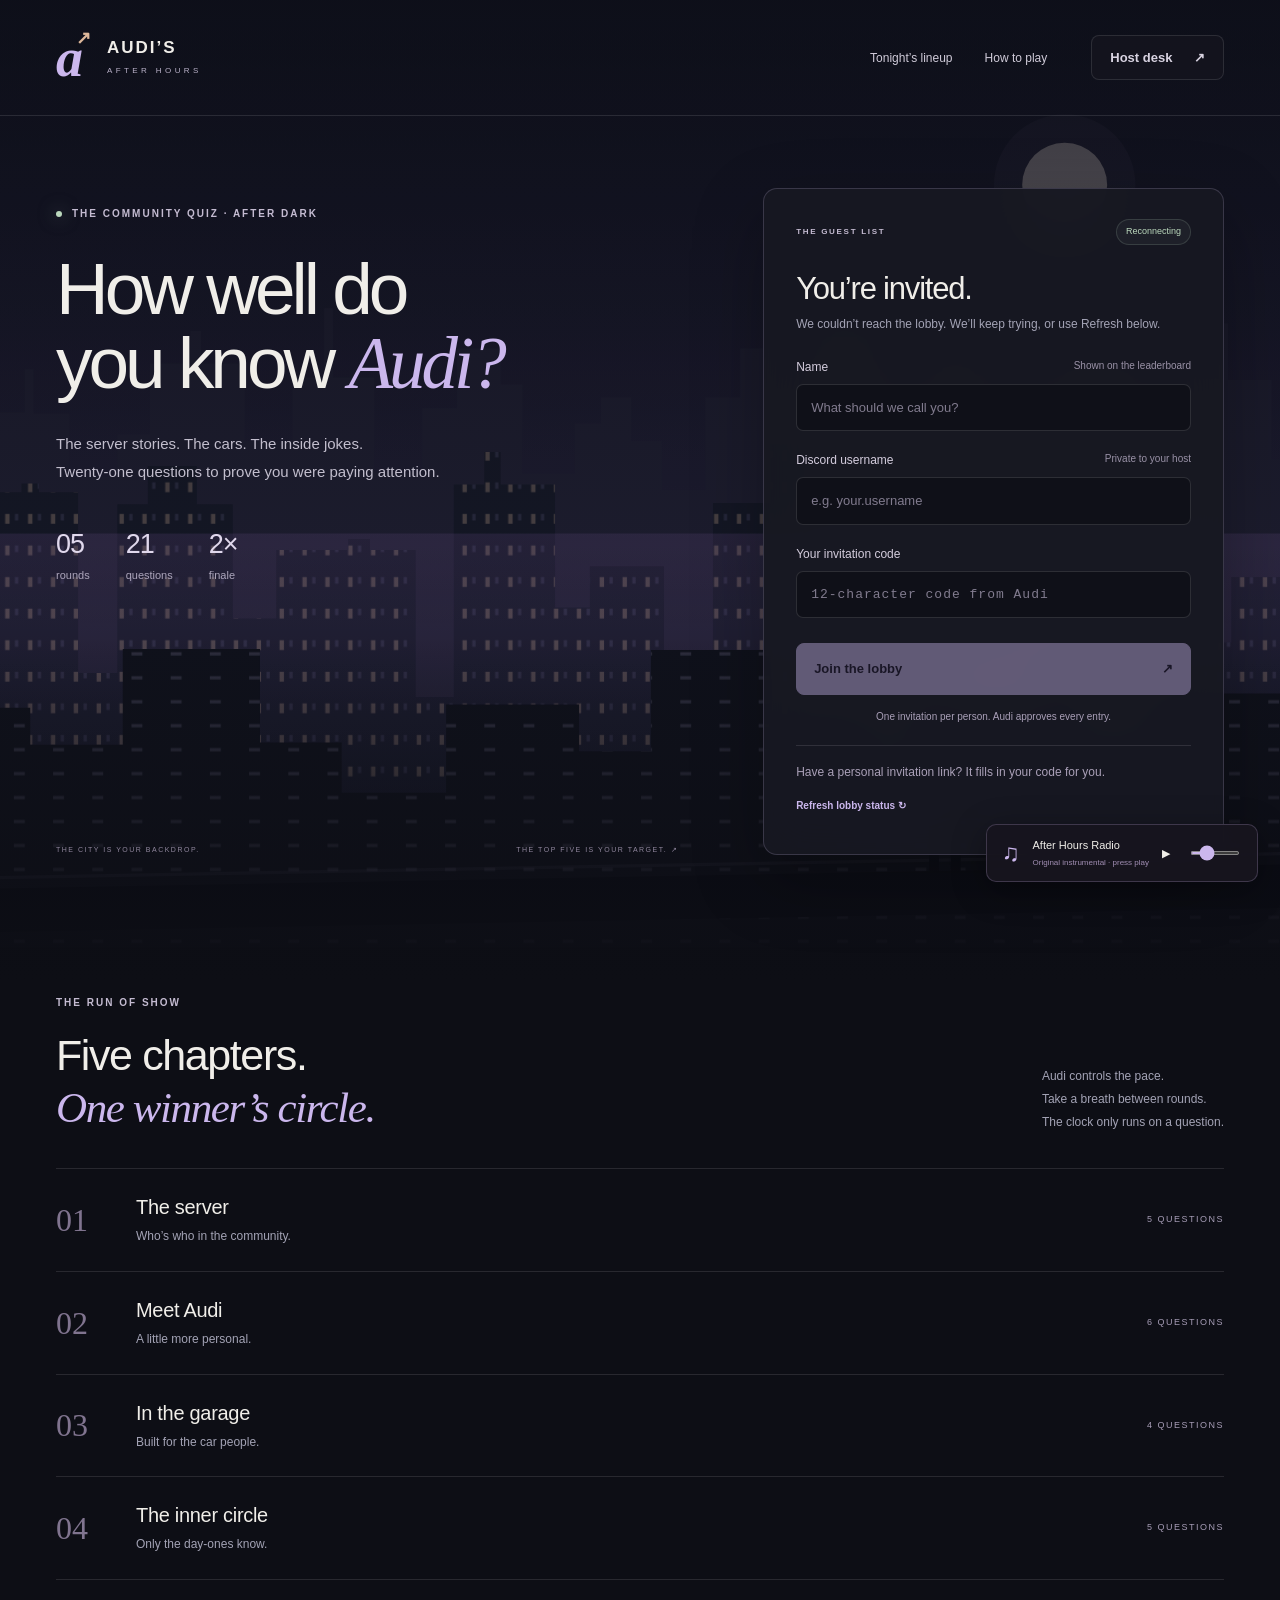
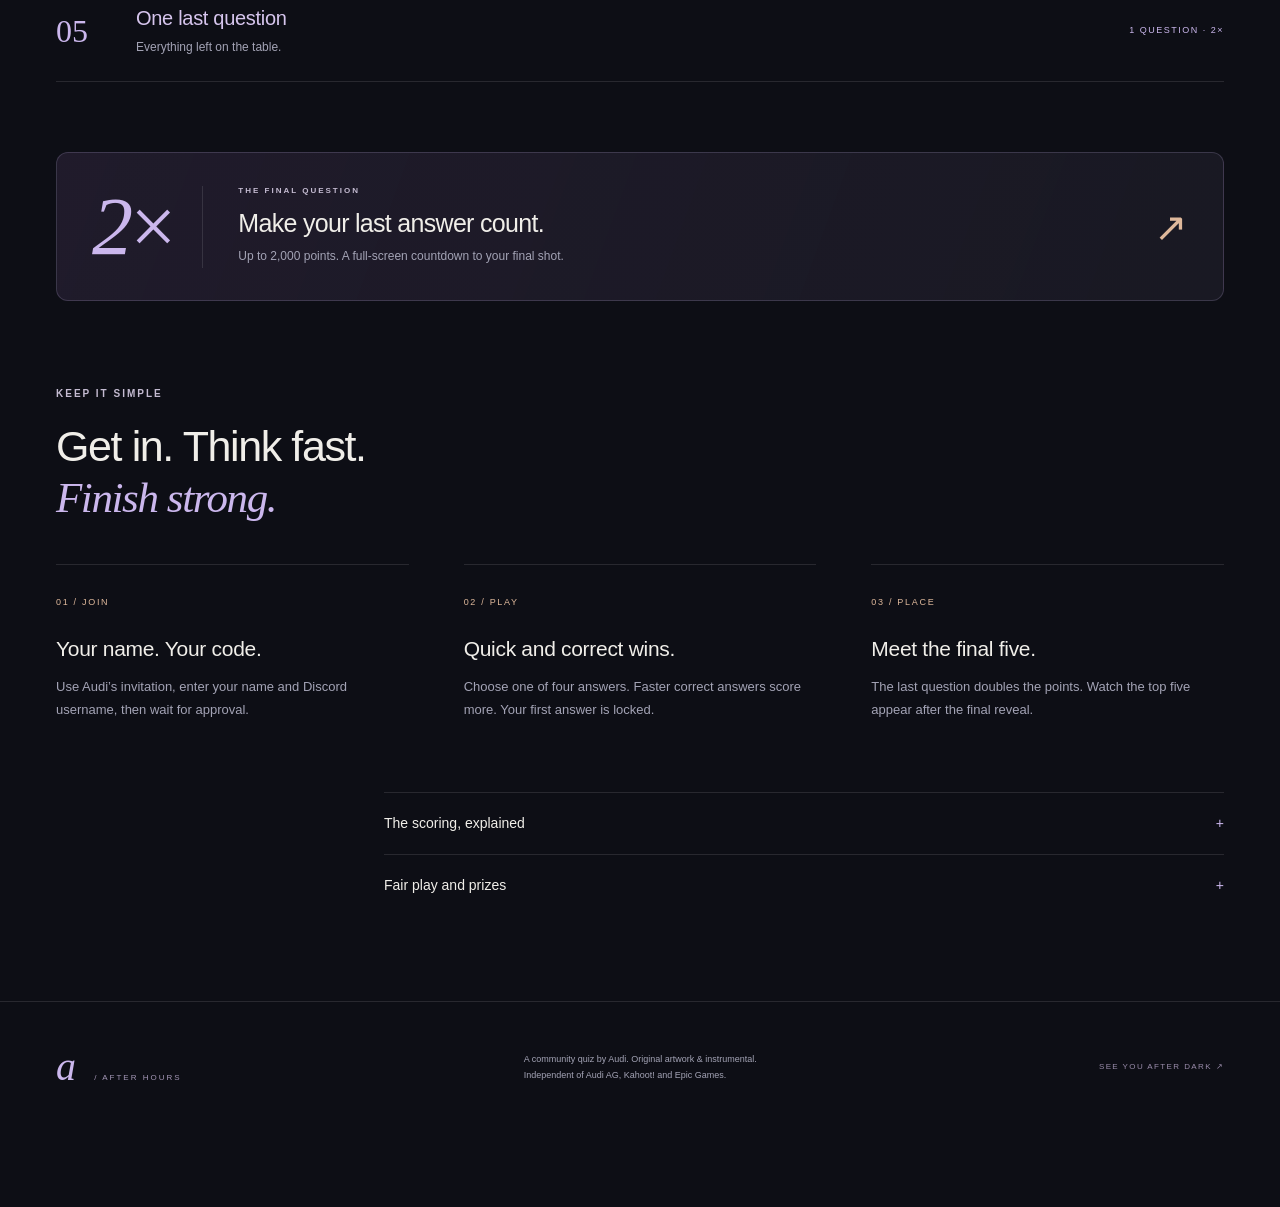
<file: docs/index.html>
<!doctype html>
<html lang="en"><head><meta charset="utf-8"><meta name="viewport" content="width=device-width,initial-scale=1"><meta name="color-scheme" content="dark"><meta name="referrer" content="no-referrer"><meta http-equiv="Content-Security-Policy" content="default-src 'self'; script-src 'self'; style-src 'self' 'unsafe-inline'; img-src 'self' data:; connect-src https://final-round-api.trickfn16.workers.dev http://localhost:*; base-uri 'self'; form-action 'self'; object-src 'none'"><meta name="description" content="Audi’s After Hours. Five rounds, 21 questions, and one double-points finale. Join the live quiz or run the night from your host desk."><title>Audi’s After Hours · The live quiz</title><link rel="stylesheet" href="./style.css?v=audi-1"></head>
<body data-mode="player" data-base="./"><div class="city-backdrop" aria-hidden="true"><svg viewBox="0 0 1600 900" preserveAspectRatio="xMidYMid slice"><defs><linearGradient id="sky" x2="0" y2="1"><stop stop-color="#101326"/><stop offset=".57" stop-color="#26233d"/><stop offset="1" stop-color="#75566b"/></linearGradient><linearGradient id="fog" x2="0" y2="1"><stop stop-color="#ac79d9" stop-opacity=".18"/><stop offset="1" stop-color="#0b0d16" stop-opacity="0"/></linearGradient><pattern id="windows" width="21" height="29" patternUnits="userSpaceOnUse"><rect width="4" height="9" x="7" y="8" fill="#d5b49a" opacity=".4"/><rect width="3" height="6" x="16" y="8" fill="#9f96d0" opacity=".2"/></pattern><pattern id="grid" width="36" height="22" patternUnits="userSpaceOnUse"><rect x="9" y="5" width="10" height="3" fill="#b8add8" opacity=".24"/></pattern><filter id="glow"><feGaussianBlur stdDeviation="3"/></filter></defs><rect width="1600" height="900" fill="url(#sky)"/><circle cx="1190" cy="170" r="39" fill="#ded5cf" opacity=".64"/><circle cx="1190" cy="170" r="65" fill="#e5c4f0" opacity=".055"/><path d="M0 [base64]" fill="#24243a"/><path d="M0 [base64]" fill="#171b2c"/><path d="M0 [base64]" fill="url(#windows)"/><rect x="0" y="490" width="1600" height="410" fill="url(#fog)"/><path d="M0 713H100V650H240V684H325V596H451V682H526V728H622V647H744V690H810V597H921V667H1001V748H1066V618H1189V694H1275V637H1393V726H1471V666H1600V900H0Z" fill="#10131e"/><path d="M0 713H100V650H240V684H325V596H451V682H526V728H622V647H744V690H810V597H921V667H1001V748H1066V618H1189V694H1275V637H1393V726H1471V666H1600V900H0Z" fill="url(#grid)"/><path d="M0 810L1600 780" stroke="#b0a0cf" stroke-opacity=".13" stroke-width="3"/><path d="M0 840L1600 810" stroke="#060811" stroke-width="40"/><path d="M1070 620V800M1090 620V800M1070 646H1190" stroke="#080b13" stroke-width="9"/><rect x="1080" y="615" width="89" height="35" rx="2" fill="#282039"/><text x="1124" y="638" text-anchor="middle" font-size="15" letter-spacing="4" fill="#e8b9d1" font-family="monospace">AFTER</text><rect x="1081" y="617" width="86" height="32" fill="none" stroke="#e6a2c9" stroke-opacity=".5"/><rect x="1081" y="617" width="86" height="32" fill="none" stroke="#e6a2c9" filter="url(#glow)"/><path d="M0 870H1600V900H0Z" fill="#080a10"/></svg></div>

<header><a class="brand" href="./audi/" aria-label="Audi’s After Hours home"><span class="brand-mark">a<span>↗</span></span><span>AUDI’S<small>AFTER HOURS</small></span></a><nav aria-label="Main navigation"><a href="#lineup">Tonight’s lineup</a><a href="#how">How to play</a></nav><button id="hostToggle" class="quiet">Host desk <span>↗</span></button></header>
<main><section id="landing"><div class="hero"><div class="intro"><div class="eyebrow"><i></i> THE COMMUNITY QUIZ · AFTER DARK</div><h1>How well do<br>you know <em>Audi?</em></h1><p class="lede">The server stories. The cars. The inside jokes.<br>Twenty-one questions to prove you were paying attention.</p><div class="hero-meta"><span><strong>05</strong> rounds</span><span><strong>21</strong> questions</span><span><strong>2×</strong> finale</span></div><div class="skyline-caption"><span>THE CITY IS YOUR BACKDROP.</span><span>THE TOP FIVE IS YOUR TARGET. ↗</span></div></div>
<div class="joincard" id="join"><div class="cardtop"><span class="eyebrow">THE GUEST LIST</span><span id="lobbyBadge" class="status-pill">Checking lobby</span></div><h2>You’re invited.</h2><p id="lobbyMessage">Finding Audi’s latest lobby…</p><form id="joinForm"><div class="join-fields"><label for="name">Name <span>Shown on the leaderboard</span></label><input id="name" placeholder="What should we call you?" minlength="2" maxlength="24" required autocomplete="nickname"><label for="discord">Discord username <span>Private to your host</span></label><input id="discord" placeholder="e.g. your.username" minlength="2" maxlength="37" required spellcheck="false" autocomplete="off"><label for="entry">Your invitation code</label><input id="entry" placeholder="12-character code from Audi" minlength="12" maxlength="12" required spellcheck="false" autocomplete="off" autocapitalize="characters"></div><input id="pin" type="hidden"><button class="primary full" id="joinButton" disabled>Join the lobby <span>↗</span></button></form><p class="join-foot">One invitation per person. Audi approves every entry.</p><div class="join-divider"></div><p class="quiet-note">Have a personal invitation link? It fills in your code for you.</p><button id="retryLobby" class="text-button">Refresh lobby status ↻</button></div></div>
<section id="lineup" class="lineup"><div class="section-intro"><div><span class="eyebrow">THE RUN OF SHOW</span><h2>Five chapters.<br><em>One winner’s circle.</em></h2></div><p>Audi controls the pace.<br>Take a breath between rounds.<br>The clock only runs on a question.</p></div><div class="chapters"><article class="chapter "><span class="chapter-number">01</span><div><h3>The server</h3><p>Who’s who in the community.</p></div><span class="chapter-count">5 QUESTIONS</span></article><article class="chapter "><span class="chapter-number">02</span><div><h3>Meet Audi</h3><p>A little more personal.</p></div><span class="chapter-count">6 QUESTIONS</span></article><article class="chapter "><span class="chapter-number">03</span><div><h3>In the garage</h3><p>Built for the car people.</p></div><span class="chapter-count">4 QUESTIONS</span></article><article class="chapter "><span class="chapter-number">04</span><div><h3>The inner circle</h3><p>Only the day-ones know.</p></div><span class="chapter-count">5 QUESTIONS</span></article><article class="chapter chapter-final"><span class="chapter-number">05</span><div><h3>One last question</h3><p>Everything left on the table.</p></div><span class="chapter-count">1 QUESTION · 2×</span></article></div></section>
<section class="final-strip"><span class="double">2×</span><div><span class="eyebrow">THE FINAL QUESTION</span><h2>Make your last answer count.</h2><p>Up to 2,000 points. A full-screen countdown to your final shot.</p></div><span class="final-arrow">↗</span></section>
<section id="how" class="how-section"><div class="section-intro"><div><span class="eyebrow">KEEP IT SIMPLE</span><h2>Get in. Think fast.<br><em>Finish strong.</em></h2></div></div><div class="steps"><article><span>01 / JOIN</span><h3>Your name. Your code.</h3><p>Use Audi’s invitation, enter your name and Discord username, then wait for approval.</p></article><article><span>02 / PLAY</span><h3>Quick and correct wins.</h3><p>Choose one of four answers. Faster correct answers score more. Your first answer is locked.</p></article><article><span>03 / PLACE</span><h3>Meet the final five.</h3><p>The last question doubles the points. Watch the top five appear after the final reveal.</p></article></div></section>
<section class="rules"><details><summary>The scoring, explained <span>+</span></summary><p>Correct answers earn 500–1,000 points depending on how quickly the server receives them. The finale doubles that to 1,000–2,000. Wrong or missed answers earn zero. Points = round((1 − elapsed time ÷ time limit ÷ 2) × maximum points). Ties use number correct, then total response time on correct answers. Exact ties stay tied for host review.</p></details><details><summary>Fair play and prizes <span>+</span></summary><p>Answers are shuffled, timings and scores are checked on the server, and invitations are single-use. Outside help and extra devices cannot be fully prevented. Your host announces the prize, eligibility and tie rules before play and handles delivery. Double points does not double the prize. No payment or Epic Games login is required.</p></details></section></section>
<section id="host" hidden><div class="sectionhead"><div><span class="eyebrow">AUDI’S CONTROL ROOM</span><h1>Host the night.</h1><p>Your quiz is saved privately. Open a fresh lobby whenever you’re ready.</p></div><button id="back" class="quiet">Player page ↗</button></div>
<article id="hostLogin" class="login-card panel"><span class="eyebrow">HOST ACCESS</span><h2>Welcome back, Audi.</h2><p>Unlock your desk with your private host key. Save it in your password manager so you can return anytime.</p><form id="unlockForm"><input type="text" name="username" value="Audi" autocomplete="username" class="sr-only" tabindex="-1" aria-label="Host account"><label for="hostKey">Private host key</label><input id="hostKey" name="password" type="password" autocomplete="current-password" placeholder="Your private key" required><button id="unlock" class="primary full">Unlock host desk <span>↗</span></button></form><p class="quiet-note">The player link is public. The host key stays private.</p></article>
<div id="hostDashboard" hidden><div class="desk-grid"><article class="panel desk-main"><div class="cardtop"><span class="eyebrow">YOUR SAVED QUIZ</span><span id="savedBadge" class="status-pill">Ready</span></div><h2>Audi’s After Hours</h2><p id="savedSummary"></p><div class="desk-actions"><button id="launch" class="primary">Open a fresh lobby ↗</button><button id="resume" class="quiet" hidden>Return to current game ↗</button><button id="practice" class="quiet">Try a practice game</button></div><p id="activeSummary" class="quiet-note"></p></article><article class="panel share-panel"><span class="eyebrow">BOOKMARK THESE</span><h3>Same links. Every night.</h3><label for="playerLink">Share with players</label><input id="playerLink" readonly><button id="copyPlayerLink" class="text-button">Copy player link ↗</button><label for="hostLink">Your host desk</label><input id="hostLink" readonly><button id="copyHostLink" class="text-button">Copy host link ↗</button><button id="lockHost" class="quiet full">Lock host desk</button></article></div>
<div class="host-instructions"><article><b>01</b><h3>Open the lobby</h3><p>Your saved questions are copied into a fresh game. The public link updates automatically.</p></article><article><b>02</b><h3>Invite & approve</h3><p>Make invitations, copy one link per person, then approve the players you recognize.</p></article><article><b>03</b><h3>You run the show</h3><p>Start each section and question when ready. The game never starts by itself.</p></article></div>
<details id="editorDetails" class="editor-panel panel"><summary><span><strong>Review & edit the quiz</strong><small id="questionCount"></small></span><span>+</span></summary><p class="quiet-note">Private to the host. Edits apply to the next fresh lobby; a running game keeps its own copy.</p><label for="eventTitle">Quiz title</label><input id="eventTitle" value="Audi’s After Hours" maxlength="80"><div class="editor-toolbar"><button id="importQuestions" class="quiet">Import private question file</button><input id="questionFile" type="file" accept="application/json,.json" hidden><button id="pasteQuestions" class="quiet">Paste question file</button></div><div id="questionEditor"></div><button id="addQuestion" class="quiet">+ Add question</button><button id="saveQuiz" class="primary">Save quiz privately ↗</button><p id="saveNotice" role="status"></p></details></div></section>
<section id="game" hidden><div class="game-nav"><button id="exitGame" class="quiet">← Back</button><span id="connectionStatus" role="status"></span></div><div id="gameBody" aria-live="polite"></div></section>
<div id="error" role="alert" hidden><span id="errorText"></span><button id="dismissError" aria-label="Dismiss message">×</button></div><div id="toast" role="status" hidden></div></main>
<dialog id="exportDialog" aria-labelledby="exportTitle"><h2 id="exportTitle">Your final standings.</h2><p>Private results include Discord usernames and tie flags.</p><label for="csvText">Results CSV</label><textarea id="csvText" rows="9" readonly></textarea><div class="export-actions"><a id="csvDownload" class="primary">Download CSV ↗</a><button id="copyCSV" class="quiet">Copy results</button><button id="closeExport" class="quiet">Close</button></div></dialog>
<dialog id="importDialog" aria-labelledby="importTitle"><h2 id="importTitle">Paste your private questions.</h2><p>Paste the contents of your question JSON file. It is sent only to your authenticated host storage when you save.</p><label for="questionJSON">Question JSON</label><textarea id="questionJSON" rows="10" spellcheck="false"></textarea><div class="export-actions"><button id="applyJSON" class="primary">Load into editor</button><button id="cancelJSON" class="quiet">Cancel</button></div></dialog>
<dialog id="confirmDialog" aria-labelledby="confirmTitle"><h2 id="confirmTitle">Open a fresh lobby?</h2><p>The public player link will move to the new lobby. The current game will keep its own invitation links and results.</p><div class="export-actions"><button id="confirmNew" class="primary">Open fresh lobby</button><button id="cancelNew" class="quiet">Keep current game</button></div></dialog>
<aside class="audio-dock" aria-label="Background music"><button id="musicToggle" aria-pressed="false"><span class="radio-icon">♫</span><span>After Hours Radio<small id="musicState">Original instrumental · press play</small></span><span id="musicSymbol">▶</span></button><label for="musicVolume" class="sr-only">Music volume</label><input id="musicVolume" type="range" min="0" max="100" value="25" aria-label="Music volume"></aside>
<footer><a class="footer-brand" href="./audi/">a<span> / AFTER HOURS</span></a><p>A community quiz by Audi. Original artwork & instrumental.<br>Independent of Audi AG, Kahoot! and Epic Games.</p><span class="footer-detail">SEE YOU AFTER DARK ↗</span></footer><script src="./config.js?v=audi-1"></script><script src="./app.js?v=audi-1" defer></script><script src="./music.js?v=audi-1" defer></script></body></html>
</file>
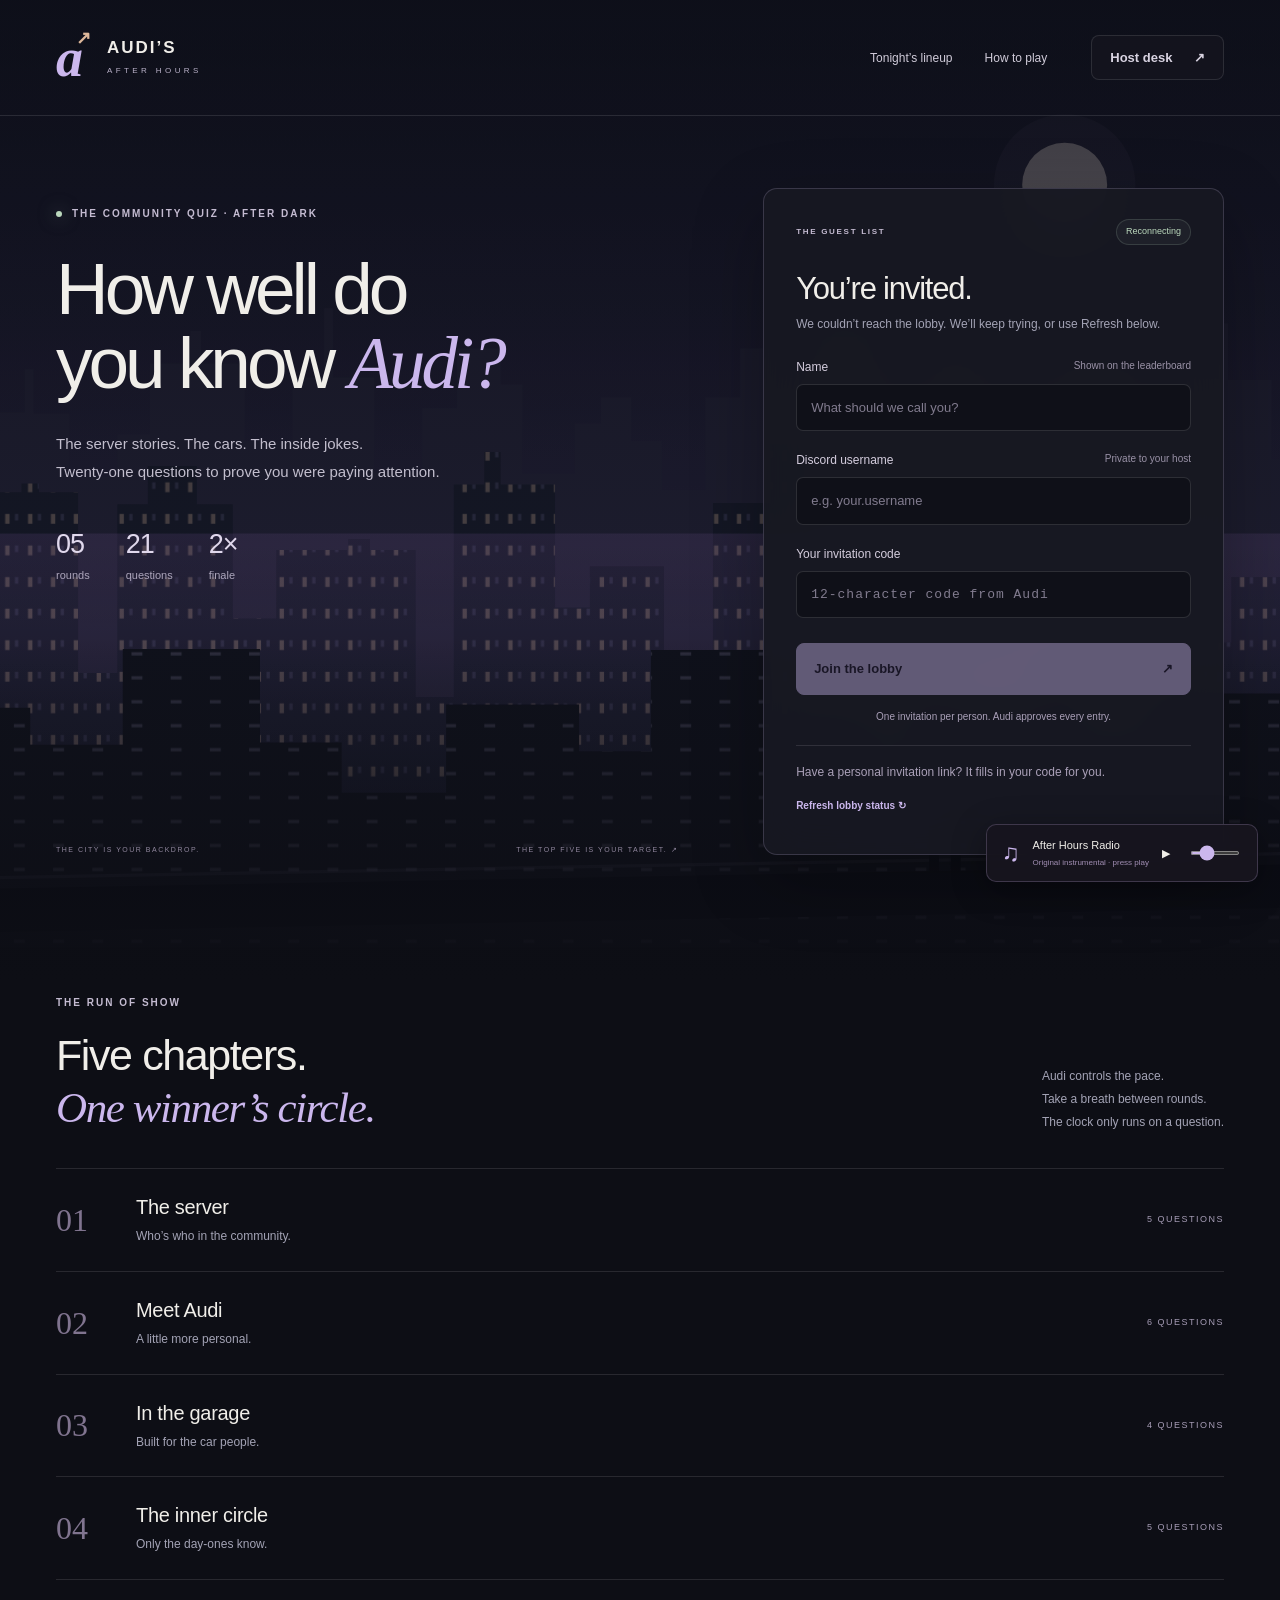
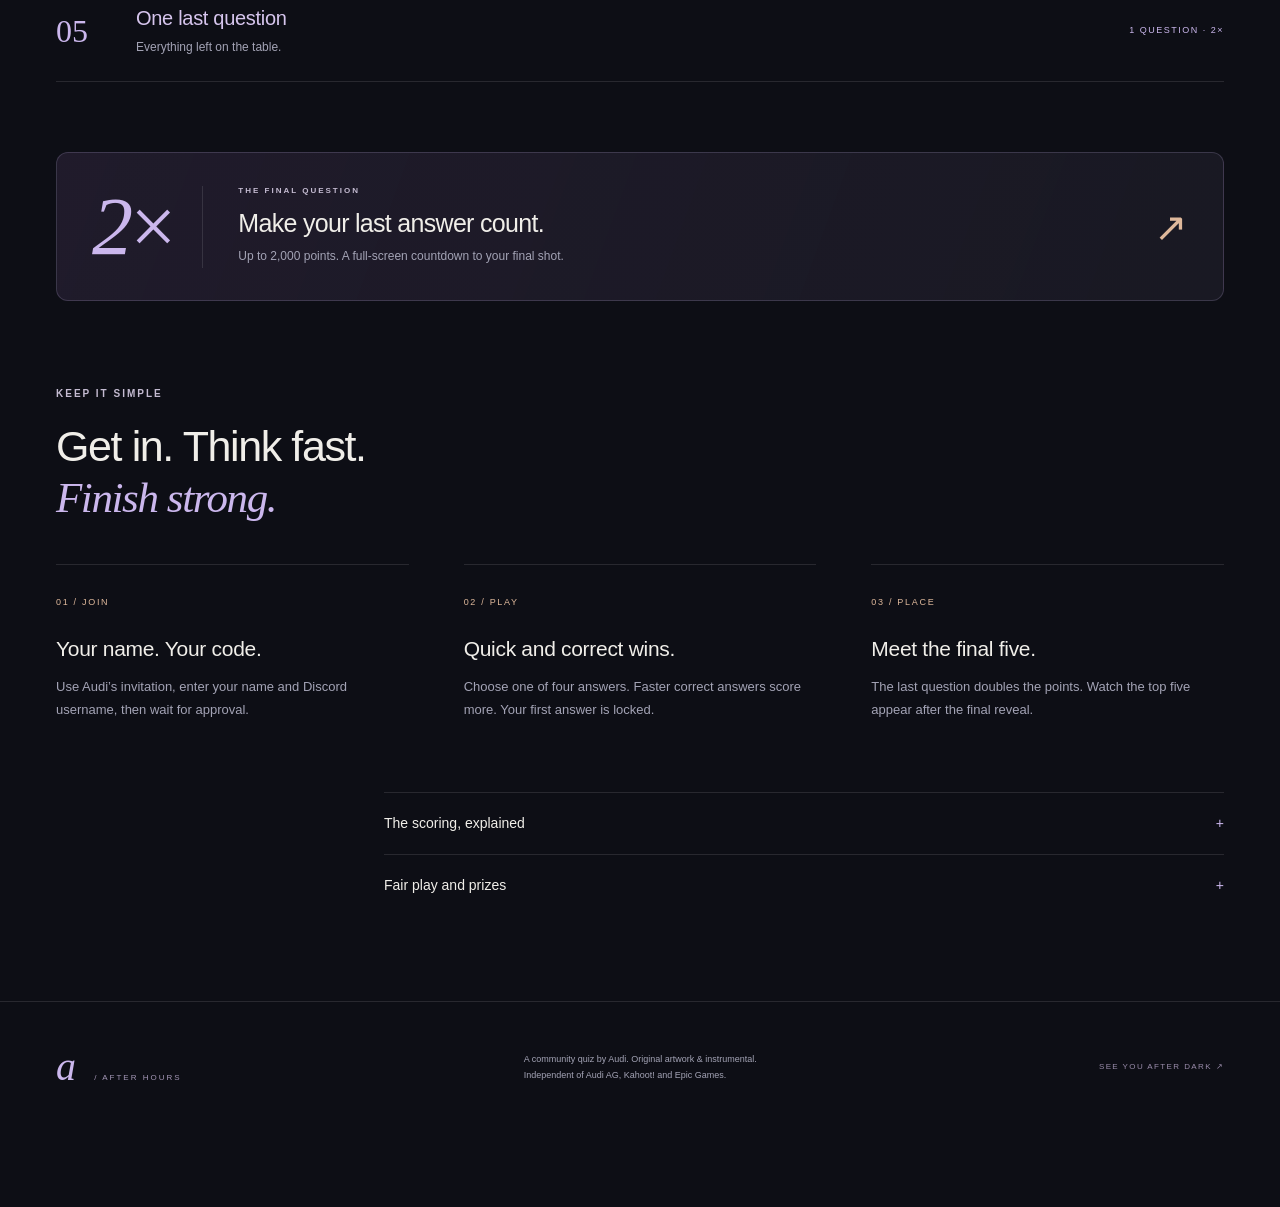
<file: docs/audi/index.html>
<!doctype html>
<html lang="en"><head><meta charset="utf-8"><meta name="viewport" content="width=device-width,initial-scale=1"><meta name="color-scheme" content="dark"><meta name="referrer" content="no-referrer"><meta http-equiv="Content-Security-Policy" content="default-src 'self'; script-src 'self'; style-src 'self' 'unsafe-inline'; img-src 'self' data:; connect-src https://final-round-api.trickfn16.workers.dev http://localhost:*; base-uri 'self'; form-action 'self'; object-src 'none'"><meta name="description" content="Audi’s After Hours. Five rounds, 21 questions, and one double-points finale. Join the live quiz or run the night from your host desk."><title>Audi’s After Hours · The live quiz</title><link rel="stylesheet" href="../style.css?v=audi-1"></head>
<body data-mode="player" data-base="../"><div class="city-backdrop" aria-hidden="true"><svg viewBox="0 0 1600 900" preserveAspectRatio="xMidYMid slice"><defs><linearGradient id="sky" x2="0" y2="1"><stop stop-color="#101326"/><stop offset=".57" stop-color="#26233d"/><stop offset="1" stop-color="#75566b"/></linearGradient><linearGradient id="fog" x2="0" y2="1"><stop stop-color="#ac79d9" stop-opacity=".18"/><stop offset="1" stop-color="#0b0d16" stop-opacity="0"/></linearGradient><pattern id="windows" width="21" height="29" patternUnits="userSpaceOnUse"><rect width="4" height="9" x="7" y="8" fill="#d5b49a" opacity=".4"/><rect width="3" height="6" x="16" y="8" fill="#9f96d0" opacity=".2"/></pattern><pattern id="grid" width="36" height="22" patternUnits="userSpaceOnUse"><rect x="9" y="5" width="10" height="3" fill="#b8add8" opacity=".24"/></pattern><filter id="glow"><feGaussianBlur stdDeviation="3"/></filter></defs><rect width="1600" height="900" fill="url(#sky)"/><circle cx="1190" cy="170" r="39" fill="#ded5cf" opacity=".64"/><circle cx="1190" cy="170" r="65" fill="#e5c4f0" opacity=".055"/><path d="M0 [base64]" fill="#24243a"/><path d="M0 [base64]" fill="#171b2c"/><path d="M0 [base64]" fill="url(#windows)"/><rect x="0" y="490" width="1600" height="410" fill="url(#fog)"/><path d="M0 713H100V650H240V684H325V596H451V682H526V728H622V647H744V690H810V597H921V667H1001V748H1066V618H1189V694H1275V637H1393V726H1471V666H1600V900H0Z" fill="#10131e"/><path d="M0 713H100V650H240V684H325V596H451V682H526V728H622V647H744V690H810V597H921V667H1001V748H1066V618H1189V694H1275V637H1393V726H1471V666H1600V900H0Z" fill="url(#grid)"/><path d="M0 810L1600 780" stroke="#b0a0cf" stroke-opacity=".13" stroke-width="3"/><path d="M0 840L1600 810" stroke="#060811" stroke-width="40"/><path d="M1070 620V800M1090 620V800M1070 646H1190" stroke="#080b13" stroke-width="9"/><rect x="1080" y="615" width="89" height="35" rx="2" fill="#282039"/><text x="1124" y="638" text-anchor="middle" font-size="15" letter-spacing="4" fill="#e8b9d1" font-family="monospace">AFTER</text><rect x="1081" y="617" width="86" height="32" fill="none" stroke="#e6a2c9" stroke-opacity=".5"/><rect x="1081" y="617" width="86" height="32" fill="none" stroke="#e6a2c9" filter="url(#glow)"/><path d="M0 870H1600V900H0Z" fill="#080a10"/></svg></div>

<header><a class="brand" href="../audi/" aria-label="Audi’s After Hours home"><span class="brand-mark">a<span>↗</span></span><span>AUDI’S<small>AFTER HOURS</small></span></a><nav aria-label="Main navigation"><a href="#lineup">Tonight’s lineup</a><a href="#how">How to play</a></nav><button id="hostToggle" class="quiet">Host desk <span>↗</span></button></header>
<main><section id="landing"><div class="hero"><div class="intro"><div class="eyebrow"><i></i> THE COMMUNITY QUIZ · AFTER DARK</div><h1>How well do<br>you know <em>Audi?</em></h1><p class="lede">The server stories. The cars. The inside jokes.<br>Twenty-one questions to prove you were paying attention.</p><div class="hero-meta"><span><strong>05</strong> rounds</span><span><strong>21</strong> questions</span><span><strong>2×</strong> finale</span></div><div class="skyline-caption"><span>THE CITY IS YOUR BACKDROP.</span><span>THE TOP FIVE IS YOUR TARGET. ↗</span></div></div>
<div class="joincard" id="join"><div class="cardtop"><span class="eyebrow">THE GUEST LIST</span><span id="lobbyBadge" class="status-pill">Checking lobby</span></div><h2>You’re invited.</h2><p id="lobbyMessage">Finding Audi’s latest lobby…</p><form id="joinForm"><div class="join-fields"><label for="name">Name <span>Shown on the leaderboard</span></label><input id="name" placeholder="What should we call you?" minlength="2" maxlength="24" required autocomplete="nickname"><label for="discord">Discord username <span>Private to your host</span></label><input id="discord" placeholder="e.g. your.username" minlength="2" maxlength="37" required spellcheck="false" autocomplete="off"><label for="entry">Your invitation code</label><input id="entry" placeholder="12-character code from Audi" minlength="12" maxlength="12" required spellcheck="false" autocomplete="off" autocapitalize="characters"></div><input id="pin" type="hidden"><button class="primary full" id="joinButton" disabled>Join the lobby <span>↗</span></button></form><p class="join-foot">One invitation per person. Audi approves every entry.</p><div class="join-divider"></div><p class="quiet-note">Have a personal invitation link? It fills in your code for you.</p><button id="retryLobby" class="text-button">Refresh lobby status ↻</button></div></div>
<section id="lineup" class="lineup"><div class="section-intro"><div><span class="eyebrow">THE RUN OF SHOW</span><h2>Five chapters.<br><em>One winner’s circle.</em></h2></div><p>Audi controls the pace.<br>Take a breath between rounds.<br>The clock only runs on a question.</p></div><div class="chapters"><article class="chapter "><span class="chapter-number">01</span><div><h3>The server</h3><p>Who’s who in the community.</p></div><span class="chapter-count">5 QUESTIONS</span></article><article class="chapter "><span class="chapter-number">02</span><div><h3>Meet Audi</h3><p>A little more personal.</p></div><span class="chapter-count">6 QUESTIONS</span></article><article class="chapter "><span class="chapter-number">03</span><div><h3>In the garage</h3><p>Built for the car people.</p></div><span class="chapter-count">4 QUESTIONS</span></article><article class="chapter "><span class="chapter-number">04</span><div><h3>The inner circle</h3><p>Only the day-ones know.</p></div><span class="chapter-count">5 QUESTIONS</span></article><article class="chapter chapter-final"><span class="chapter-number">05</span><div><h3>One last question</h3><p>Everything left on the table.</p></div><span class="chapter-count">1 QUESTION · 2×</span></article></div></section>
<section class="final-strip"><span class="double">2×</span><div><span class="eyebrow">THE FINAL QUESTION</span><h2>Make your last answer count.</h2><p>Up to 2,000 points. A full-screen countdown to your final shot.</p></div><span class="final-arrow">↗</span></section>
<section id="how" class="how-section"><div class="section-intro"><div><span class="eyebrow">KEEP IT SIMPLE</span><h2>Get in. Think fast.<br><em>Finish strong.</em></h2></div></div><div class="steps"><article><span>01 / JOIN</span><h3>Your name. Your code.</h3><p>Use Audi’s invitation, enter your name and Discord username, then wait for approval.</p></article><article><span>02 / PLAY</span><h3>Quick and correct wins.</h3><p>Choose one of four answers. Faster correct answers score more. Your first answer is locked.</p></article><article><span>03 / PLACE</span><h3>Meet the final five.</h3><p>The last question doubles the points. Watch the top five appear after the final reveal.</p></article></div></section>
<section class="rules"><details><summary>The scoring, explained <span>+</span></summary><p>Correct answers earn 500–1,000 points depending on how quickly the server receives them. The finale doubles that to 1,000–2,000. Wrong or missed answers earn zero. Points = round((1 − elapsed time ÷ time limit ÷ 2) × maximum points). Ties use number correct, then total response time on correct answers. Exact ties stay tied for host review.</p></details><details><summary>Fair play and prizes <span>+</span></summary><p>Answers are shuffled, timings and scores are checked on the server, and invitations are single-use. Outside help and extra devices cannot be fully prevented. Your host announces the prize, eligibility and tie rules before play and handles delivery. Double points does not double the prize. No payment or Epic Games login is required.</p></details></section></section>
<section id="host" hidden><div class="sectionhead"><div><span class="eyebrow">AUDI’S CONTROL ROOM</span><h1>Host the night.</h1><p>Your quiz is saved privately. Open a fresh lobby whenever you’re ready.</p></div><button id="back" class="quiet">Player page ↗</button></div>
<article id="hostLogin" class="login-card panel"><span class="eyebrow">HOST ACCESS</span><h2>Welcome back, Audi.</h2><p>Unlock your desk with your private host key. Save it in your password manager so you can return anytime.</p><form id="unlockForm"><input type="text" name="username" value="Audi" autocomplete="username" class="sr-only" tabindex="-1" aria-label="Host account"><label for="hostKey">Private host key</label><input id="hostKey" name="password" type="password" autocomplete="current-password" placeholder="Your private key" required><button id="unlock" class="primary full">Unlock host desk <span>↗</span></button></form><p class="quiet-note">The player link is public. The host key stays private.</p></article>
<div id="hostDashboard" hidden><div class="desk-grid"><article class="panel desk-main"><div class="cardtop"><span class="eyebrow">YOUR SAVED QUIZ</span><span id="savedBadge" class="status-pill">Ready</span></div><h2>Audi’s After Hours</h2><p id="savedSummary"></p><div class="desk-actions"><button id="launch" class="primary">Open a fresh lobby ↗</button><button id="resume" class="quiet" hidden>Return to current game ↗</button><button id="practice" class="quiet">Try a practice game</button></div><p id="activeSummary" class="quiet-note"></p></article><article class="panel share-panel"><span class="eyebrow">BOOKMARK THESE</span><h3>Same links. Every night.</h3><label for="playerLink">Share with players</label><input id="playerLink" readonly><button id="copyPlayerLink" class="text-button">Copy player link ↗</button><label for="hostLink">Your host desk</label><input id="hostLink" readonly><button id="copyHostLink" class="text-button">Copy host link ↗</button><button id="lockHost" class="quiet full">Lock host desk</button></article></div>
<div class="host-instructions"><article><b>01</b><h3>Open the lobby</h3><p>Your saved questions are copied into a fresh game. The public link updates automatically.</p></article><article><b>02</b><h3>Invite & approve</h3><p>Make invitations, copy one link per person, then approve the players you recognize.</p></article><article><b>03</b><h3>You run the show</h3><p>Start each section and question when ready. The game never starts by itself.</p></article></div>
<details id="editorDetails" class="editor-panel panel"><summary><span><strong>Review & edit the quiz</strong><small id="questionCount"></small></span><span>+</span></summary><p class="quiet-note">Private to the host. Edits apply to the next fresh lobby; a running game keeps its own copy.</p><label for="eventTitle">Quiz title</label><input id="eventTitle" value="Audi’s After Hours" maxlength="80"><div class="editor-toolbar"><button id="importQuestions" class="quiet">Import private question file</button><input id="questionFile" type="file" accept="application/json,.json" hidden><button id="pasteQuestions" class="quiet">Paste question file</button></div><div id="questionEditor"></div><button id="addQuestion" class="quiet">+ Add question</button><button id="saveQuiz" class="primary">Save quiz privately ↗</button><p id="saveNotice" role="status"></p></details></div></section>
<section id="game" hidden><div class="game-nav"><button id="exitGame" class="quiet">← Back</button><span id="connectionStatus" role="status"></span></div><div id="gameBody" aria-live="polite"></div></section>
<div id="error" role="alert" hidden><span id="errorText"></span><button id="dismissError" aria-label="Dismiss message">×</button></div><div id="toast" role="status" hidden></div></main>
<dialog id="exportDialog" aria-labelledby="exportTitle"><h2 id="exportTitle">Your final standings.</h2><p>Private results include Discord usernames and tie flags.</p><label for="csvText">Results CSV</label><textarea id="csvText" rows="9" readonly></textarea><div class="export-actions"><a id="csvDownload" class="primary">Download CSV ↗</a><button id="copyCSV" class="quiet">Copy results</button><button id="closeExport" class="quiet">Close</button></div></dialog>
<dialog id="importDialog" aria-labelledby="importTitle"><h2 id="importTitle">Paste your private questions.</h2><p>Paste the contents of your question JSON file. It is sent only to your authenticated host storage when you save.</p><label for="questionJSON">Question JSON</label><textarea id="questionJSON" rows="10" spellcheck="false"></textarea><div class="export-actions"><button id="applyJSON" class="primary">Load into editor</button><button id="cancelJSON" class="quiet">Cancel</button></div></dialog>
<dialog id="confirmDialog" aria-labelledby="confirmTitle"><h2 id="confirmTitle">Open a fresh lobby?</h2><p>The public player link will move to the new lobby. The current game will keep its own invitation links and results.</p><div class="export-actions"><button id="confirmNew" class="primary">Open fresh lobby</button><button id="cancelNew" class="quiet">Keep current game</button></div></dialog>
<aside class="audio-dock" aria-label="Background music"><button id="musicToggle" aria-pressed="false"><span class="radio-icon">♫</span><span>After Hours Radio<small id="musicState">Original instrumental · press play</small></span><span id="musicSymbol">▶</span></button><label for="musicVolume" class="sr-only">Music volume</label><input id="musicVolume" type="range" min="0" max="100" value="25" aria-label="Music volume"></aside>
<footer><a class="footer-brand" href="../audi/">a<span> / AFTER HOURS</span></a><p>A community quiz by Audi. Original artwork & instrumental.<br>Independent of Audi AG, Kahoot! and Epic Games.</p><span class="footer-detail">SEE YOU AFTER DARK ↗</span></footer><script src="../config.js?v=audi-1"></script><script src="../app.js?v=audi-1" defer></script><script src="../music.js?v=audi-1" defer></script></body></html>
</file>
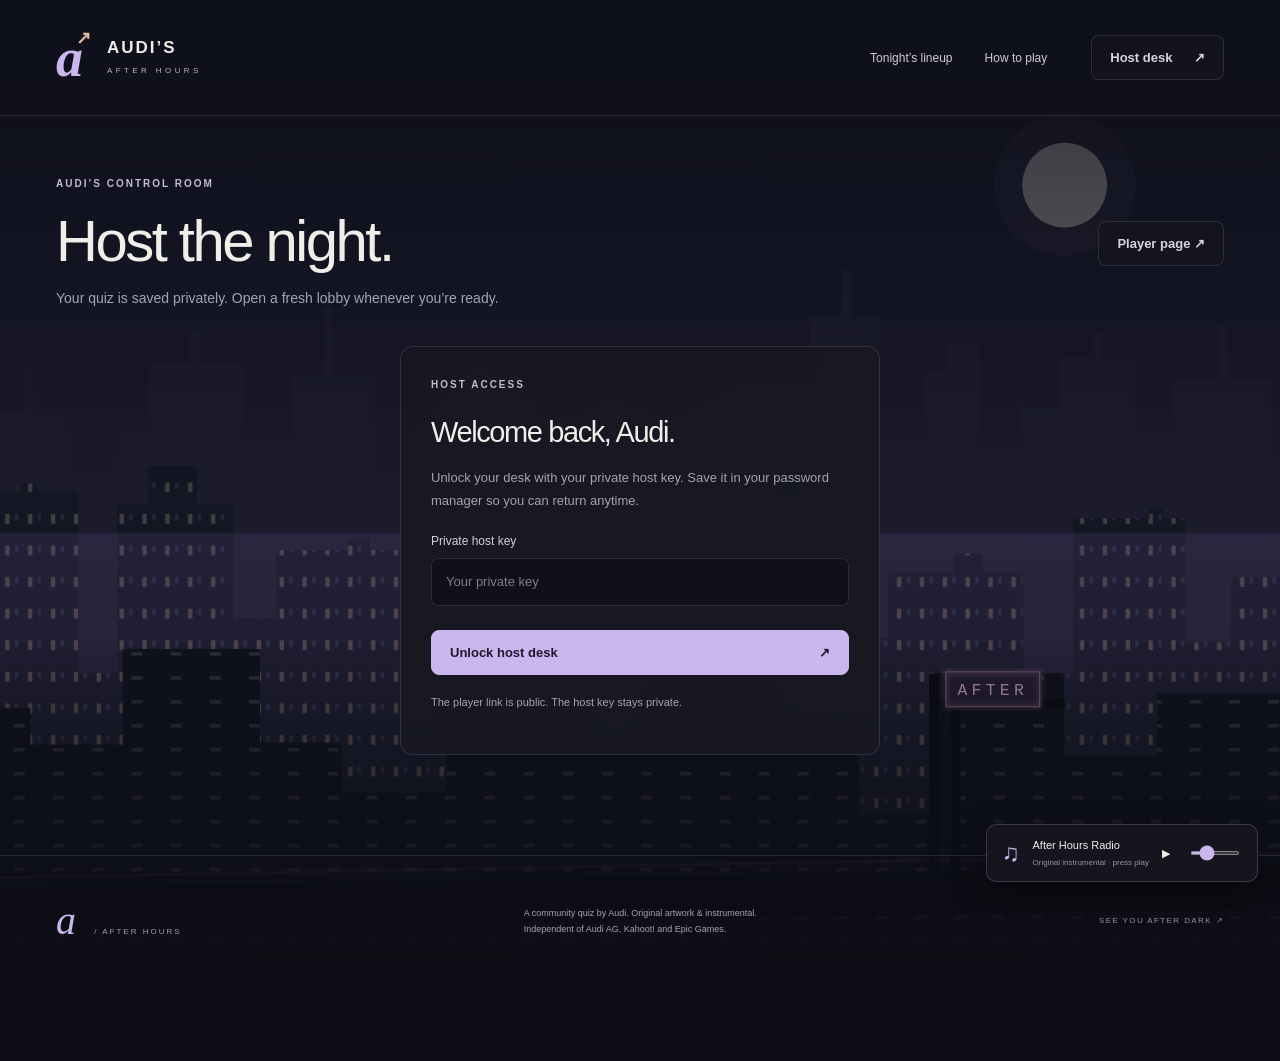
<file: docs/audi/host/index.html>
<!doctype html>
<html lang="en"><head><meta charset="utf-8"><meta name="viewport" content="width=device-width,initial-scale=1"><meta name="color-scheme" content="dark"><meta name="referrer" content="no-referrer"><meta http-equiv="Content-Security-Policy" content="default-src 'self'; script-src 'self'; style-src 'self' 'unsafe-inline'; img-src 'self' data:; connect-src https://final-round-api.trickfn16.workers.dev http://localhost:*; base-uri 'self'; form-action 'self'; object-src 'none'"><meta name="description" content="Audi’s After Hours. Five rounds, 21 questions, and one double-points finale. Join the live quiz or run the night from your host desk."><title>Audi’s After Hours · Host desk</title><link rel="stylesheet" href="../../style.css?v=audi-1"></head>
<body data-mode="host" data-base="../../"><div class="city-backdrop" aria-hidden="true"><svg viewBox="0 0 1600 900" preserveAspectRatio="xMidYMid slice"><defs><linearGradient id="sky" x2="0" y2="1"><stop stop-color="#101326"/><stop offset=".57" stop-color="#26233d"/><stop offset="1" stop-color="#75566b"/></linearGradient><linearGradient id="fog" x2="0" y2="1"><stop stop-color="#ac79d9" stop-opacity=".18"/><stop offset="1" stop-color="#0b0d16" stop-opacity="0"/></linearGradient><pattern id="windows" width="21" height="29" patternUnits="userSpaceOnUse"><rect width="4" height="9" x="7" y="8" fill="#d5b49a" opacity=".4"/><rect width="3" height="6" x="16" y="8" fill="#9f96d0" opacity=".2"/></pattern><pattern id="grid" width="36" height="22" patternUnits="userSpaceOnUse"><rect x="9" y="5" width="10" height="3" fill="#b8add8" opacity=".24"/></pattern><filter id="glow"><feGaussianBlur stdDeviation="3"/></filter></defs><rect width="1600" height="900" fill="url(#sky)"/><circle cx="1190" cy="170" r="39" fill="#ded5cf" opacity=".64"/><circle cx="1190" cy="170" r="65" fill="#e5c4f0" opacity=".055"/><path d="M0 [base64]" fill="#24243a"/><path d="M0 [base64]" fill="#171b2c"/><path d="M0 [base64]" fill="url(#windows)"/><rect x="0" y="490" width="1600" height="410" fill="url(#fog)"/><path d="M0 713H100V650H240V684H325V596H451V682H526V728H622V647H744V690H810V597H921V667H1001V748H1066V618H1189V694H1275V637H1393V726H1471V666H1600V900H0Z" fill="#10131e"/><path d="M0 713H100V650H240V684H325V596H451V682H526V728H622V647H744V690H810V597H921V667H1001V748H1066V618H1189V694H1275V637H1393V726H1471V666H1600V900H0Z" fill="url(#grid)"/><path d="M0 810L1600 780" stroke="#b0a0cf" stroke-opacity=".13" stroke-width="3"/><path d="M0 840L1600 810" stroke="#060811" stroke-width="40"/><path d="M1070 620V800M1090 620V800M1070 646H1190" stroke="#080b13" stroke-width="9"/><rect x="1080" y="615" width="89" height="35" rx="2" fill="#282039"/><text x="1124" y="638" text-anchor="middle" font-size="15" letter-spacing="4" fill="#e8b9d1" font-family="monospace">AFTER</text><rect x="1081" y="617" width="86" height="32" fill="none" stroke="#e6a2c9" stroke-opacity=".5"/><rect x="1081" y="617" width="86" height="32" fill="none" stroke="#e6a2c9" filter="url(#glow)"/><path d="M0 870H1600V900H0Z" fill="#080a10"/></svg></div>

<header><a class="brand" href="../../audi/" aria-label="Audi’s After Hours home"><span class="brand-mark">a<span>↗</span></span><span>AUDI’S<small>AFTER HOURS</small></span></a><nav aria-label="Main navigation"><a href="#lineup">Tonight’s lineup</a><a href="#how">How to play</a></nav><button id="hostToggle" class="quiet">Host desk <span>↗</span></button></header>
<main><section id="landing"><div class="hero"><div class="intro"><div class="eyebrow"><i></i> THE COMMUNITY QUIZ · AFTER DARK</div><h1>How well do<br>you know <em>Audi?</em></h1><p class="lede">The server stories. The cars. The inside jokes.<br>Twenty-one questions to prove you were paying attention.</p><div class="hero-meta"><span><strong>05</strong> rounds</span><span><strong>21</strong> questions</span><span><strong>2×</strong> finale</span></div><div class="skyline-caption"><span>THE CITY IS YOUR BACKDROP.</span><span>THE TOP FIVE IS YOUR TARGET. ↗</span></div></div>
<div class="joincard" id="join"><div class="cardtop"><span class="eyebrow">THE GUEST LIST</span><span id="lobbyBadge" class="status-pill">Checking lobby</span></div><h2>You’re invited.</h2><p id="lobbyMessage">Finding Audi’s latest lobby…</p><form id="joinForm"><div class="join-fields"><label for="name">Name <span>Shown on the leaderboard</span></label><input id="name" placeholder="What should we call you?" minlength="2" maxlength="24" required autocomplete="nickname"><label for="discord">Discord username <span>Private to your host</span></label><input id="discord" placeholder="e.g. your.username" minlength="2" maxlength="37" required spellcheck="false" autocomplete="off"><label for="entry">Your invitation code</label><input id="entry" placeholder="12-character code from Audi" minlength="12" maxlength="12" required spellcheck="false" autocomplete="off" autocapitalize="characters"></div><input id="pin" type="hidden"><button class="primary full" id="joinButton" disabled>Join the lobby <span>↗</span></button></form><p class="join-foot">One invitation per person. Audi approves every entry.</p><div class="join-divider"></div><p class="quiet-note">Have a personal invitation link? It fills in your code for you.</p><button id="retryLobby" class="text-button">Refresh lobby status ↻</button></div></div>
<section id="lineup" class="lineup"><div class="section-intro"><div><span class="eyebrow">THE RUN OF SHOW</span><h2>Five chapters.<br><em>One winner’s circle.</em></h2></div><p>Audi controls the pace.<br>Take a breath between rounds.<br>The clock only runs on a question.</p></div><div class="chapters"><article class="chapter "><span class="chapter-number">01</span><div><h3>The server</h3><p>Who’s who in the community.</p></div><span class="chapter-count">5 QUESTIONS</span></article><article class="chapter "><span class="chapter-number">02</span><div><h3>Meet Audi</h3><p>A little more personal.</p></div><span class="chapter-count">6 QUESTIONS</span></article><article class="chapter "><span class="chapter-number">03</span><div><h3>In the garage</h3><p>Built for the car people.</p></div><span class="chapter-count">4 QUESTIONS</span></article><article class="chapter "><span class="chapter-number">04</span><div><h3>The inner circle</h3><p>Only the day-ones know.</p></div><span class="chapter-count">5 QUESTIONS</span></article><article class="chapter chapter-final"><span class="chapter-number">05</span><div><h3>One last question</h3><p>Everything left on the table.</p></div><span class="chapter-count">1 QUESTION · 2×</span></article></div></section>
<section class="final-strip"><span class="double">2×</span><div><span class="eyebrow">THE FINAL QUESTION</span><h2>Make your last answer count.</h2><p>Up to 2,000 points. A full-screen countdown to your final shot.</p></div><span class="final-arrow">↗</span></section>
<section id="how" class="how-section"><div class="section-intro"><div><span class="eyebrow">KEEP IT SIMPLE</span><h2>Get in. Think fast.<br><em>Finish strong.</em></h2></div></div><div class="steps"><article><span>01 / JOIN</span><h3>Your name. Your code.</h3><p>Use Audi’s invitation, enter your name and Discord username, then wait for approval.</p></article><article><span>02 / PLAY</span><h3>Quick and correct wins.</h3><p>Choose one of four answers. Faster correct answers score more. Your first answer is locked.</p></article><article><span>03 / PLACE</span><h3>Meet the final five.</h3><p>The last question doubles the points. Watch the top five appear after the final reveal.</p></article></div></section>
<section class="rules"><details><summary>The scoring, explained <span>+</span></summary><p>Correct answers earn 500–1,000 points depending on how quickly the server receives them. The finale doubles that to 1,000–2,000. Wrong or missed answers earn zero. Points = round((1 − elapsed time ÷ time limit ÷ 2) × maximum points). Ties use number correct, then total response time on correct answers. Exact ties stay tied for host review.</p></details><details><summary>Fair play and prizes <span>+</span></summary><p>Answers are shuffled, timings and scores are checked on the server, and invitations are single-use. Outside help and extra devices cannot be fully prevented. Your host announces the prize, eligibility and tie rules before play and handles delivery. Double points does not double the prize. No payment or Epic Games login is required.</p></details></section></section>
<section id="host" hidden><div class="sectionhead"><div><span class="eyebrow">AUDI’S CONTROL ROOM</span><h1>Host the night.</h1><p>Your quiz is saved privately. Open a fresh lobby whenever you’re ready.</p></div><button id="back" class="quiet">Player page ↗</button></div>
<article id="hostLogin" class="login-card panel"><span class="eyebrow">HOST ACCESS</span><h2>Welcome back, Audi.</h2><p>Unlock your desk with your private host key. Save it in your password manager so you can return anytime.</p><form id="unlockForm"><input type="text" name="username" value="Audi" autocomplete="username" class="sr-only" tabindex="-1" aria-label="Host account"><label for="hostKey">Private host key</label><input id="hostKey" name="password" type="password" autocomplete="current-password" placeholder="Your private key" required><button id="unlock" class="primary full">Unlock host desk <span>↗</span></button></form><p class="quiet-note">The player link is public. The host key stays private.</p></article>
<div id="hostDashboard" hidden><div class="desk-grid"><article class="panel desk-main"><div class="cardtop"><span class="eyebrow">YOUR SAVED QUIZ</span><span id="savedBadge" class="status-pill">Ready</span></div><h2>Audi’s After Hours</h2><p id="savedSummary"></p><div class="desk-actions"><button id="launch" class="primary">Open a fresh lobby ↗</button><button id="resume" class="quiet" hidden>Return to current game ↗</button><button id="practice" class="quiet">Try a practice game</button></div><p id="activeSummary" class="quiet-note"></p></article><article class="panel share-panel"><span class="eyebrow">BOOKMARK THESE</span><h3>Same links. Every night.</h3><label for="playerLink">Share with players</label><input id="playerLink" readonly><button id="copyPlayerLink" class="text-button">Copy player link ↗</button><label for="hostLink">Your host desk</label><input id="hostLink" readonly><button id="copyHostLink" class="text-button">Copy host link ↗</button><button id="lockHost" class="quiet full">Lock host desk</button></article></div>
<div class="host-instructions"><article><b>01</b><h3>Open the lobby</h3><p>Your saved questions are copied into a fresh game. The public link updates automatically.</p></article><article><b>02</b><h3>Invite & approve</h3><p>Make invitations, copy one link per person, then approve the players you recognize.</p></article><article><b>03</b><h3>You run the show</h3><p>Start each section and question when ready. The game never starts by itself.</p></article></div>
<details id="editorDetails" class="editor-panel panel"><summary><span><strong>Review & edit the quiz</strong><small id="questionCount"></small></span><span>+</span></summary><p class="quiet-note">Private to the host. Edits apply to the next fresh lobby; a running game keeps its own copy.</p><label for="eventTitle">Quiz title</label><input id="eventTitle" value="Audi’s After Hours" maxlength="80"><div class="editor-toolbar"><button id="importQuestions" class="quiet">Import private question file</button><input id="questionFile" type="file" accept="application/json,.json" hidden><button id="pasteQuestions" class="quiet">Paste question file</button></div><div id="questionEditor"></div><button id="addQuestion" class="quiet">+ Add question</button><button id="saveQuiz" class="primary">Save quiz privately ↗</button><p id="saveNotice" role="status"></p></details></div></section>
<section id="game" hidden><div class="game-nav"><button id="exitGame" class="quiet">← Back</button><span id="connectionStatus" role="status"></span></div><div id="gameBody" aria-live="polite"></div></section>
<div id="error" role="alert" hidden><span id="errorText"></span><button id="dismissError" aria-label="Dismiss message">×</button></div><div id="toast" role="status" hidden></div></main>
<dialog id="exportDialog" aria-labelledby="exportTitle"><h2 id="exportTitle">Your final standings.</h2><p>Private results include Discord usernames and tie flags.</p><label for="csvText">Results CSV</label><textarea id="csvText" rows="9" readonly></textarea><div class="export-actions"><a id="csvDownload" class="primary">Download CSV ↗</a><button id="copyCSV" class="quiet">Copy results</button><button id="closeExport" class="quiet">Close</button></div></dialog>
<dialog id="importDialog" aria-labelledby="importTitle"><h2 id="importTitle">Paste your private questions.</h2><p>Paste the contents of your question JSON file. It is sent only to your authenticated host storage when you save.</p><label for="questionJSON">Question JSON</label><textarea id="questionJSON" rows="10" spellcheck="false"></textarea><div class="export-actions"><button id="applyJSON" class="primary">Load into editor</button><button id="cancelJSON" class="quiet">Cancel</button></div></dialog>
<dialog id="confirmDialog" aria-labelledby="confirmTitle"><h2 id="confirmTitle">Open a fresh lobby?</h2><p>The public player link will move to the new lobby. The current game will keep its own invitation links and results.</p><div class="export-actions"><button id="confirmNew" class="primary">Open fresh lobby</button><button id="cancelNew" class="quiet">Keep current game</button></div></dialog>
<aside class="audio-dock" aria-label="Background music"><button id="musicToggle" aria-pressed="false"><span class="radio-icon">♫</span><span>After Hours Radio<small id="musicState">Original instrumental · press play</small></span><span id="musicSymbol">▶</span></button><label for="musicVolume" class="sr-only">Music volume</label><input id="musicVolume" type="range" min="0" max="100" value="25" aria-label="Music volume"></aside>
<footer><a class="footer-brand" href="../../audi/">a<span> / AFTER HOURS</span></a><p>A community quiz by Audi. Original artwork & instrumental.<br>Independent of Audi AG, Kahoot! and Epic Games.</p><span class="footer-detail">SEE YOU AFTER DARK ↗</span></footer><script src="../../config.js?v=audi-1"></script><script src="../../app.js?v=audi-1" defer></script><script src="../../music.js?v=audi-1" defer></script></body></html>
</file>
<file: docs/style.css>
:root{color-scheme:dark;--bg:#0d0e15;--text:#f0eee9;--muted:#a3a3b5;--accent:#cbb7ed;--warm:#deb89b;--line:#ffffff1c;--green:#bbd8bd;font-family:Arial,Helvetica,sans-serif}*{box-sizing:border-box}html{scroll-behavior:smooth;scroll-padding-top:30px}body{margin:0;background:var(--bg);color:var(--text);font-size:15px;line-height:1.5}button,input,textarea,select{font:inherit}button,a{touch-action:manipulation}button{cursor:pointer;min-height:44px;padding:12px 18px;border:1px solid var(--line);background:#23232e;color:var(--text);border-radius:8px;font-weight:600;font-size:13px;transition:background .18s,transform .18s}button:hover{background:#33313f;transform:translateY(-1px)}button:disabled{opacity:.42;cursor:not-allowed;transform:none}a{color:inherit;text-decoration:none}a:hover{color:var(--accent)}button:focus-visible,a:focus-visible,summary:focus-visible{outline:2px solid var(--accent);outline-offset:5px}[hidden]{display:none!important}h1,h2,h3,p{margin-top:0}h1,h2,h3{font-weight:500}h1{font-size:clamp(54px,5.7vw,84px);line-height:1.02;letter-spacing:-4px}h2{font-size:36px;letter-spacing:-1.4px;line-height:1.15}h3{font-size:19px;letter-spacing:-.3px}h1 em,h2 em{font-family:Georgia,'Times New Roman',serif;font-weight:400;color:var(--accent)}p{color:var(--muted);line-height:1.8}header,main,footer{max-width:1360px;margin:auto;padding-left:56px;padding-right:56px;position:relative}.city-backdrop{position:absolute;inset:0 0 auto;height:980px;overflow:hidden;pointer-events:none}.city-backdrop svg{width:100%;height:100%;opacity:.72}.city-backdrop:after{content:'';position:absolute;inset:0;background:linear-gradient(180deg,#0d0e15a1 0%,#0d0e1555 30%,transparent 65%,#0d0e15 100%)}header{height:116px;display:flex;align-items:center;gap:44px;border-bottom:1px solid var(--line)}.brand{display:flex;align-items:center;gap:16px;font-size:17px;font-weight:700;letter-spacing:2px;line-height:1.1}.brand small{display:block;font-size:8px;letter-spacing:3.4px;font-weight:400;margin-top:9px;color:#bab2c9}.brand-mark{font-family:Georgia,serif;font-style:italic;font-size:54px;letter-spacing:-5px;line-height:1;color:var(--accent);position:relative;padding-right:13px}.brand-mark span{font-family:Arial;font-style:normal;position:absolute;top:-2px;right:0;font-size:18px;letter-spacing:0;color:var(--warm)}nav{margin-left:auto;display:flex;gap:32px;font-size:12px;color:#d0cbd9}.quiet{background:#15151fc9;color:#d8d3e1}.quiet span{margin-left:18px}.primary{display:inline-flex;justify-content:space-between;align-items:center;gap:26px;background:var(--accent);border-color:var(--accent);color:#20172e;font-weight:700}.primary:hover{background:#e0cef9}.full{width:100%}.text-button{padding:7px 0;background:transparent;border:0;color:var(--accent);font-size:12px;min-height:38px}.text-button:hover{background:transparent;color:#eee0ff}.hero{display:grid;grid-template-columns:1.35fr 1fr;gap:85px;align-items:center;padding:72px 0 70px;min-height:690px}.intro{align-self:stretch;display:flex;flex-direction:column;justify-content:center;padding-top:18px}.eyebrow{font-size:10px;letter-spacing:2px;font-weight:600;color:#c4bbd1;display:flex;align-items:center;gap:10px}.eyebrow i{width:6px;height:6px;border-radius:50%;background:var(--green);box-shadow:0 0 18px #bbd8bd88}.intro h1{margin:31px 0 28px}.lede{font-size:15px;line-height:1.9;color:#c2becd}.hero-meta{display:flex;gap:36px;margin-top:22px}.hero-meta span{color:#ada6bc;font-size:11px;display:flex;flex-direction:column;gap:3px}.hero-meta strong{font-size:27px;color:#e0d8ec;font-weight:400;letter-spacing:-1px}.skyline-caption{display:flex;justify-content:space-between;gap:16px;margin-top:auto;padding-top:65px;font-size:7px;letter-spacing:1.5px;color:#91879e}.joincard{background:#171822f5;border:1px solid #e3d1fc2c;box-shadow:0 24px 70px #0004;border-radius:14px;padding:30px 32px;backdrop-filter:blur(22px)}.cardtop{display:flex;align-items:center;justify-content:space-between;gap:12px}.cardtop .eyebrow{font-size:8px;letter-spacing:1.7px}.status-pill{font-size:9px;color:var(--green);background:#bbd8bd0d;border:1px solid #bbd8bd29;padding:5px 9px;border-radius:20px;white-space:nowrap}.joincard h2{font-size:31px;margin:26px 0 9px;letter-spacing:-1.2px}.joincard>p{font-size:12px;line-height:1.65;margin-bottom:23px}label{display:block;font-size:12px;font-weight:500;color:#d4cddd;margin:20px 0 8px}label span{float:right;font-size:10px;font-weight:400;color:#9a92a7}input,textarea,select{display:block;width:100%;padding:13px 14px;border:1px solid #ffffff20;background:#0f1018;color:#eee9f6;border-radius:7px;font-size:13px;min-width:0}input::placeholder,textarea::placeholder{color:#817b8e}input:focus,textarea:focus,select:focus{outline:2px solid #cbb7ed77;border-color:var(--accent)}input[readonly]{color:#bdb3cb;font-size:11px;background:#11121b}#entry{font-family:monospace;letter-spacing:1px}.joincard .primary{margin-top:25px;padding:15px 17px}.join-foot{font-size:10px!important;text-align:center;margin:14px 0 20px!important;color:#aaa0b8}.join-divider{height:1px;background:var(--line)}.quiet-note{font-size:11px;line-height:1.8;color:#aaa0b8}.joincard .quiet-note{margin:17px 0 0!important}.joincard .text-button{font-size:10px;margin-top:3px}.lineup{padding:70px 0 35px}.section-intro{display:flex;justify-content:space-between;gap:40px;align-items:flex-end;margin-bottom:35px}.section-intro h2{font-size:43px;line-height:1.2;margin:20px 0 0}.section-intro>p{font-size:12px;margin:0;line-height:1.9;max-width:250px}.chapter{display:flex;align-items:center;gap:30px;border-top:1px solid var(--line);padding:23px 0}.chapter:last-child{border-bottom:1px solid var(--line)}.chapter-number{font-family:Georgia,serif;font-size:32px;color:#80748f;width:50px}.chapter h3{margin:0 0 4px;font-size:20px}.chapter p{margin:0;font-size:12px}.chapter-count{margin-left:auto;font-size:9px;letter-spacing:1.5px;color:#a79db7}.chapter-final .chapter-number,.chapter-final .chapter-count{color:var(--accent)}.chapter-final h3{color:#d6c5ed}.final-strip{margin:35px 0 85px;display:flex;align-items:center;gap:35px;padding:32px 35px;border:1px solid #cbb7ed30;border-radius:12px;background:linear-gradient(110deg,#2d243a99,#191923)}.double{font-family:Georgia,serif;font-size:82px;line-height:1;font-style:italic;letter-spacing:-8px;color:var(--accent);padding-right:30px;border-right:1px solid var(--line)}.final-strip h2{font-size:25px;letter-spacing:-.7px;margin:12px 0 8px}.final-strip p{margin:0;font-size:12px}.final-strip .eyebrow{font-size:8px}.final-arrow{margin-left:auto;font-size:40px;color:var(--warm)}.how-section{margin-bottom:70px}.steps{display:grid;grid-template-columns:repeat(3,1fr);gap:55px;margin-top:40px}.steps article{border-top:1px solid var(--line);padding-top:24px}.steps article>span{font-size:9px;letter-spacing:1.7px;color:var(--warm)}.steps h3{font-size:21px;margin:22px 0 10px}.steps p{font-size:13px;margin:0}.rules{max-width:840px;margin:0 0 85px auto}details summary{list-style:none;cursor:pointer;display:flex;align-items:center;justify-content:space-between;gap:20px;padding:20px 0;font-size:14px}details summary::-webkit-details-marker{display:none}details summary>span:last-child{color:var(--accent)}.rules details{border-top:1px solid var(--line)}details p{font-size:12px}.sectionhead{display:flex;justify-content:space-between;align-items:center;gap:30px;padding:60px 0 35px}.sectionhead h1{font-size:58px;margin:20px 0 16px;letter-spacing:-2.5px}.sectionhead p{font-size:14px;margin:0}.panel{border:1px solid #d0b5ed26;border-radius:13px;padding:30px;background:#171822f5;backdrop-filter:blur(20px)}.login-card{max-width:480px;margin:0 auto 100px}.login-card h2{font-size:29px;margin:24px 0 16px}.login-card p{font-size:13px}.login-card .primary{margin-top:24px}.login-card .quiet-note{margin-top:18px;font-size:11px}.desk-grid{display:grid;grid-template-columns:1.5fr 1fr;gap:24px}.desk-main h2{font-size:35px;margin:35px 0 20px}.desk-main>p{font-size:14px}.desk-actions{display:flex;flex-wrap:wrap;gap:12px;margin:30px 0 25px}.desk-main .quiet-note{font-size:12px;margin:0}.share-panel h3{font-size:23px;margin:20px 0 10px}.share-panel label{font-size:11px}.share-panel .full{margin-top:15px}.host-instructions{display:grid;grid-template-columns:repeat(3,1fr);gap:40px;padding:40px 10px}.host-instructions b{color:var(--warm);font-size:11px;font-weight:500}.host-instructions h3{margin:16px 0 10px;font-size:18px}.host-instructions p{font-size:12px;margin:0}.editor-panel{margin-bottom:70px}.editor-panel>summary{padding:0;font-size:18px}.editor-panel summary small{display:block;font-size:11px;color:var(--muted);font-weight:400;margin-top:7px}.editor-panel>p{margin:24px 0 0}.editor-toolbar{display:flex;gap:10px;margin:20px 0}.editor-toolbar button{font-size:11px}.question-edit{border:1px solid var(--line);border-radius:10px;padding:22px;margin:17px 0;background:#0d0e1580}.qheading{display:flex;align-items:center;justify-content:space-between;gap:15px}.qheading strong{font-size:13px;font-weight:500}.qremove{min-height:32px;padding:2px 10px;background:none;border:0;font-size:22px;color:#988aa8}.qtag{color:var(--warm);font-size:9px;margin-left:14px}.qanswers{display:grid;grid-template-columns:1fr 1fr;gap:12px;margin-top:15px}.qanswer{display:flex;align-items:center;gap:10px;padding:0 10px;border:1px solid var(--line);border-radius:7px;background:#10111a}.qanswer:has(input[type=radio]:checked){border-color:#cbb7ed88;background:#33283f}.qanswer input[type=radio]{width:16px;accent-color:var(--accent);flex:none}.qanswer input[type=text]{background:none;border:0;padding-left:0;font-size:12px}.qfooter{display:flex;align-items:end;gap:16px;margin-top:15px}.qfooter label{flex:1;margin:0;font-size:10px}.qfooter input,.qfooter select{margin-top:8px;font-size:12px}.qfooter>span{font-size:10px;color:var(--muted);flex:1}#saveQuiz{margin-left:10px}#saveNotice{color:var(--green);font-size:12px;margin:14px 0 0}#game{min-height:680px;padding-bottom:55px}.game-nav{display:flex;align-items:center;justify-content:space-between;gap:15px;margin:25px 0}#connectionStatus{font-size:10px;color:#bab0c7}.topline{display:flex;align-items:center;justify-content:space-between;gap:18px;border-bottom:1px solid var(--line);padding:22px 0;font-size:11px;color:#bfb4cf}.topline b{color:var(--accent);letter-spacing:2px}.center{text-align:center;padding:45px 0 20px}.center .eyebrow{justify-content:center}.center h1{font-size:clamp(42px,5vw,70px);letter-spacing:-3px;margin:24px 0 20px}.center p{font-size:14px}.huge{font-family:Georgia,serif;font-size:clamp(85px,13vw,170px);color:var(--accent);line-height:1.1;font-weight:400}.lobby-stats{display:flex;justify-content:center;gap:70px;margin:30px 0}.lobby-stats strong{font-size:45px;font-weight:400;color:var(--accent);display:block;line-height:1.2}.lobby-stats span{font-size:10px;text-transform:uppercase;letter-spacing:2px;color:#a597b8}.room-panels{display:grid;grid-template-columns:1fr 1fr;gap:22px;margin-top:28px}.room-panels .panel{padding:23px}.room-panels h2{font-size:20px;letter-spacing:-.5px}.roster{display:grid;gap:8px}.player{display:flex;align-items:center;gap:10px;border:1px solid var(--line);background:#11121b;padding:12px 14px;border-radius:8px;font-size:13px}.player>div{flex:1}.player small{display:block;color:#a294b1;font-size:10px}.player button{font-size:10px;padding:8px;min-height:34px}.approved{color:var(--green);font-size:10px}.codegrid{display:grid;gap:8px;max-height:320px;overflow:auto}.invite-row{display:flex;align-items:center;justify-content:space-between;gap:10px;padding:9px 12px;border:1px solid var(--line);border-radius:7px;background:#11121b}.invite-row code{font-size:12px;letter-spacing:.7px;color:#cbb7ed}.invite-row button{font-size:10px;padding:7px 9px;min-height:33px}.hostactions{display:flex;align-items:center;justify-content:center;gap:12px;flex-wrap:wrap;padding:30px 0}.hostactions button{min-height:48px}.host-tip{text-align:center;font-size:11px;color:#aaa0b8}.finale{background:radial-gradient(ellipse at center,#9c66d82e,transparent 65%);padding:60px 0 40px;animation:arrive .6s ease-out}.finale .huge{font-style:italic;letter-spacing:-10px;font-size:160px}.pill{display:inline-block;font-size:9px;letter-spacing:2px;border:1px solid #cbb7ed44;padding:10px 16px;border-radius:30px;color:#beacd2}.section-card{min-height:360px;padding:60px 0 35px}.section-card .section-number{color:var(--warm);font-size:15px;letter-spacing:7px}.question{font-size:clamp(30px,3.7vw,49px);line-height:1.2;letter-spacing:-1.4px;text-align:center;max-width:950px;margin:42px auto 32px}.answers{display:grid;grid-template-columns:1fr 1fr;gap:15px;margin:30px 0}.answer{min-height:103px;display:flex;align-items:center;text-align:left;gap:18px;background:#1b1c28f5;border:1px solid #b8a8d042;font-size:18px;font-weight:500;padding:22px;backdrop-filter:blur(14px)}.answer span{display:flex;align-items:center;justify-content:center;width:39px;height:39px;flex-shrink:0;border:1px solid #ffffff28;border-radius:7px;color:var(--accent);font-size:15px}.answer:nth-child(2) span{color:var(--warm)}.answer:nth-child(3) span{color:#b2d4d0}.answer:nth-child(4) span{color:#ddb2c6}.answer:hover{background:#342b43;border-color:#cbb7ed}.timer{height:5px;background:#2a2435;border-radius:4px;overflow:hidden;margin-top:25px}.timer div{height:100%;background:linear-gradient(90deg,var(--accent),var(--warm));transition:width .1s linear}#remaining{font-size:27px;line-height:1;color:#e3d6f2;min-width:50px}.locked-icon{display:block;color:var(--green);font-size:40px;margin-bottom:15px}.reveal-answer{display:inline-block;background:#bcd6bd12;border:1px solid #bcd6bd44;color:var(--green);padding:12px 24px;border-radius:9px;font-size:18px;margin:6px 0 15px}.board{max-width:850px;margin:20px auto 30px;background:#171822ee;border:1px solid var(--line);border-radius:12px;overflow:hidden;backdrop-filter:blur(18px)}.rankrow{display:flex;align-items:center;gap:22px;padding:21px 24px;border-bottom:1px solid var(--line);font-size:16px}.rankrow:last-child{border:0}.rankrow:first-child{background:linear-gradient(90deg,#cbb7ed21,transparent);padding-top:27px;padding-bottom:27px}.rankrow>span:first-child{width:34px;font-size:18px;color:#9e8eb3;font-family:Georgia,serif}.rankrow:first-child>span:first-child{color:var(--warm);font-size:27px}.rankrow strong{margin-left:auto;white-space:nowrap;color:#d4c4e9;font-weight:500}.rankrow small{display:block;font-size:10px;color:#9e8fac}.rankrow:first-child strong{color:var(--warm)}.practice-badge{padding:10px;text-align:center;background:#deb89b13;color:var(--warm);font-size:11px;border:1px solid #deb89b30;border-radius:7px}.empty-state{font-size:12px;color:#a597b5;padding:20px 0;text-align:center}.score-gain{color:var(--accent);font-size:20px}.progress-dots{display:flex;gap:5px;justify-content:center;margin:20px auto}.progress-dots i{width:18px;height:3px;background:#61516f;border-radius:4px}.progress-dots i.done{background:var(--accent)}footer{display:flex;align-items:center;justify-content:space-between;gap:30px;border-top:1px solid var(--line);padding-top:35px;padding-bottom:110px}.footer-brand{font-family:Georgia,serif;font-style:italic;font-size:40px;color:var(--accent)}.footer-brand span{font-family:Arial;font-style:normal;font-size:8px;letter-spacing:2px;color:#a497b6;margin-left:14px}footer p{font-size:9px;line-height:1.8;margin:0}.footer-detail{font-size:8px;letter-spacing:1.4px;color:#9a8cab}.audio-dock{position:fixed;bottom:18px;right:22px;z-index:5;display:flex;align-items:center;gap:18px;border:1px solid #b5a0ce40;border-radius:10px;background:#17151ff5;padding:10px 15px;box-shadow:0 8px 35px #0005;backdrop-filter:blur(20px)}.audio-dock button{display:flex;align-items:center;gap:13px;min-height:32px;padding:0;background:none;border:0;text-align:left;font-size:11px;font-weight:400}.audio-dock button:hover{transform:none}.audio-dock small{display:block;color:#a18eb3;font-size:8px;margin-top:3px}.radio-icon{font-size:24px;color:var(--accent)}.audio-dock input[type=range]{width:50px;padding:0;height:4px;accent-color:var(--accent);border:0}.sr-only{position:absolute!important;width:1px;height:1px;padding:0;overflow:hidden;clip:rect(0,0,0,0);white-space:nowrap;border:0}#error,#toast{position:fixed;bottom:95px;left:50%;transform:translateX(-50%);z-index:20;border:1px solid #d5a5c466;background:#332130;color:#ffecf6;padding:16px 20px;border-radius:9px;font-size:13px;box-shadow:0 8px 40px #0006;max-width:90vw;display:flex;align-items:center;gap:20px}#error button{background:none;border:0;min-height:25px;padding:0 5px;font-size:23px}#toast{background:#1c3029;color:#d4ecde;border-color:#bbd8bd55}dialog{width:min(850px,92vw);background:#171822;color:var(--text);border:1px solid #cbb7ed55;border-radius:14px;padding:30px;box-shadow:0 20px 90px #0008}dialog::backdrop{background:#070810cc;backdrop-filter:blur(8px)}dialog h2{font-size:30px;margin:0 0 18px}dialog p{font-size:12px}dialog textarea{font-family:monospace;font-size:11px;white-space:pre}.export-actions{display:flex;flex-wrap:wrap;gap:12px;margin-top:20px}.export-actions a{border-radius:8px;padding:12px 18px;font-size:13px}@keyframes arrive{from{opacity:0;transform:translateY(15px)}to{opacity:1;transform:none}}@media(min-width:1600px){.hero{min-height:750px}.city-backdrop{height:1040px}}@media(max-width:1100px){header,main,footer{padding-left:32px;padding-right:32px}.hero{gap:38px;grid-template-columns:1.2fr 1fr}.intro h1{font-size:68px;letter-spacing:-3.5px}.joincard{padding:27px}.skyline-caption{font-size:6px;gap:10px}.hero-meta{gap:30px}.steps{gap:30px}.desk-grid{grid-template-columns:1.25fr 1fr}}@media(max-width:760px){header,main,footer{padding-left:22px;padding-right:22px}header{height:91px;gap:15px}.brand{font-size:14px;gap:12px}.brand small{font-size:6px;letter-spacing:2.8px}.brand-mark{font-size:44px}nav{display:none}header>.quiet{margin-left:auto;font-size:11px;padding:9px 12px;min-height:40px}.quiet span{margin-left:12px}.hero{grid-template-columns:1fr;gap:32px;padding:43px 0 35px;min-height:0}.intro{padding-top:0}.intro h1{font-size:64px;letter-spacing:-3.5px;margin:25px 0}.intro>.eyebrow{font-size:8px;letter-spacing:1.4px}.lede{font-size:13px}.hero-meta{gap:32px;margin:10px 0 0}.hero-meta strong{font-size:24px}.hero-meta span{font-size:10px}.skyline-caption{margin-top:25px;padding-top:20px;font-size:5px;letter-spacing:1px}.city-backdrop{height:1080px}.city-backdrop svg{width:220%;margin-left:-90%}.city-backdrop:after{background:linear-gradient(180deg,#0d0e1566,transparent 35%,#0d0e15 95%)}.joincard{padding:26px 23px}.joincard h2{font-size:29px}input{font-size:16px}label span{font-size:9px}.lineup{padding:40px 0 20px}.section-intro{display:block}.section-intro h2{font-size:34px}.section-intro>p{display:none}.chapter{gap:14px;padding:20px 0}.chapter-number{font-size:26px;width:31px}.chapter h3{font-size:17px}.chapter p{font-size:10px}.chapter-count{font-size:6px;letter-spacing:.7px;max-width:65px;text-align:right}.final-strip{padding:24px 20px;gap:22px;margin:25px 0 55px}.double{font-size:64px;letter-spacing:-6px;padding-right:23px}.final-strip h2{font-size:22px;margin:10px 0}.final-strip p{font-size:10px}.final-strip .eyebrow{font-size:7px;letter-spacing:1.2px}.final-arrow{display:none}.steps{grid-template-columns:1fr;gap:28px;margin-top:30px}.steps h3{margin-top:16px;font-size:20px}.steps p{font-size:12px}.how-section{margin-bottom:45px}.rules{margin-bottom:50px}.rules summary{font-size:12px}.rules p{font-size:11px}footer{align-items:start;flex-wrap:wrap;gap:20px;padding-top:28px}.footer-brand{font-size:33px}footer p{font-size:8px}.footer-detail{display:none}.audio-dock{right:12px;bottom:12px;padding:9px 12px;gap:14px}.audio-dock button{font-size:10px}.audio-dock small{font-size:7px}.audio-dock input[type=range]{width:42px}.sectionhead{padding:35px 0 25px;align-items:start;gap:16px}.sectionhead h1{font-size:44px;margin:16px 0;letter-spacing:-2px}.sectionhead .eyebrow{font-size:8px;letter-spacing:1.4px}.sectionhead p{font-size:12px}.sectionhead>.quiet{font-size:9px;padding:9px;white-space:nowrap}.panel{padding:24px}.desk-grid{grid-template-columns:1fr}.desk-main h2{font-size:29px;margin:28px 0 16px}.desk-main>p{font-size:12px}.desk-actions{gap:9px;margin:25px 0}.desk-actions button{width:100%;justify-content:space-between}.host-instructions{grid-template-columns:1fr;gap:23px;padding:30px 5px}.host-instructions h3{margin:9px 0}.editor-toolbar{flex-wrap:wrap}.editor-panel>summary{font-size:15px}.question-edit{padding:16px}.qanswers{grid-template-columns:1fr;gap:8px}.qanswer input[type=text]{font-size:14px}.qfooter{flex-wrap:wrap}.qfooter>span{flex-basis:100%}.qfooter label{flex-basis:40%}.qheading strong{font-size:11px}.qtag{font-size:7px;margin-left:7px}#saveQuiz{margin:12px 0 0;width:100%}#addQuestion{width:100%}.topline{font-size:9px;align-items:start;gap:15px}.topline b{letter-spacing:1px}.game-nav{margin:20px 0;gap:10px}#connectionStatus{font-size:8px}.game-nav button{font-size:10px}.center{padding:35px 0 15px}.center h1{font-size:44px;letter-spacing:-2px}.center p{font-size:12px}.lobby-stats{gap:50px;margin:25px 0}.lobby-stats strong{font-size:36px}.lobby-stats span{font-size:8px}.room-panels{grid-template-columns:1fr;gap:15px}.room-panels .panel{padding:20px}.hostactions{gap:8px}.hostactions button{font-size:12px;padding:12px 14px;flex:1}.host-tip{font-size:10px}.answers{grid-template-columns:1fr;gap:10px;margin:25px 0}.answer{min-height:76px;padding:15px;font-size:16px;gap:14px}.answer span{width:32px;height:32px;font-size:12px}.question{font-size:30px;letter-spacing:-.8px;margin:35px auto 25px}.rankrow{padding:18px 15px;font-size:14px;gap:12px}.rankrow:first-child{padding-top:23px;padding-bottom:23px}.rankrow>span:first-child{width:26px;font-size:16px}.rankrow strong{font-size:13px}.rankrow small{font-size:8px}.reveal-answer{font-size:16px;padding:10px 16px}.finale .huge{font-size:130px}.section-card{padding:50px 0 20px;min-height:300px}.center .eyebrow{font-size:8px;letter-spacing:1.4px}.progress-dots i{width:10px}.login-card{margin-bottom:65px}dialog{padding:22px}dialog h2{font-size:25px}.export-actions button,.export-actions a{font-size:11px}#error,#toast{font-size:12px;bottom:85px;max-width:92vw;width:max-content}.player button{font-size:9px}}@media(prefers-reduced-motion:reduce){html{scroll-behavior:auto}*,*:before,*:after{animation:none!important;transition:none!important}}
</file>
